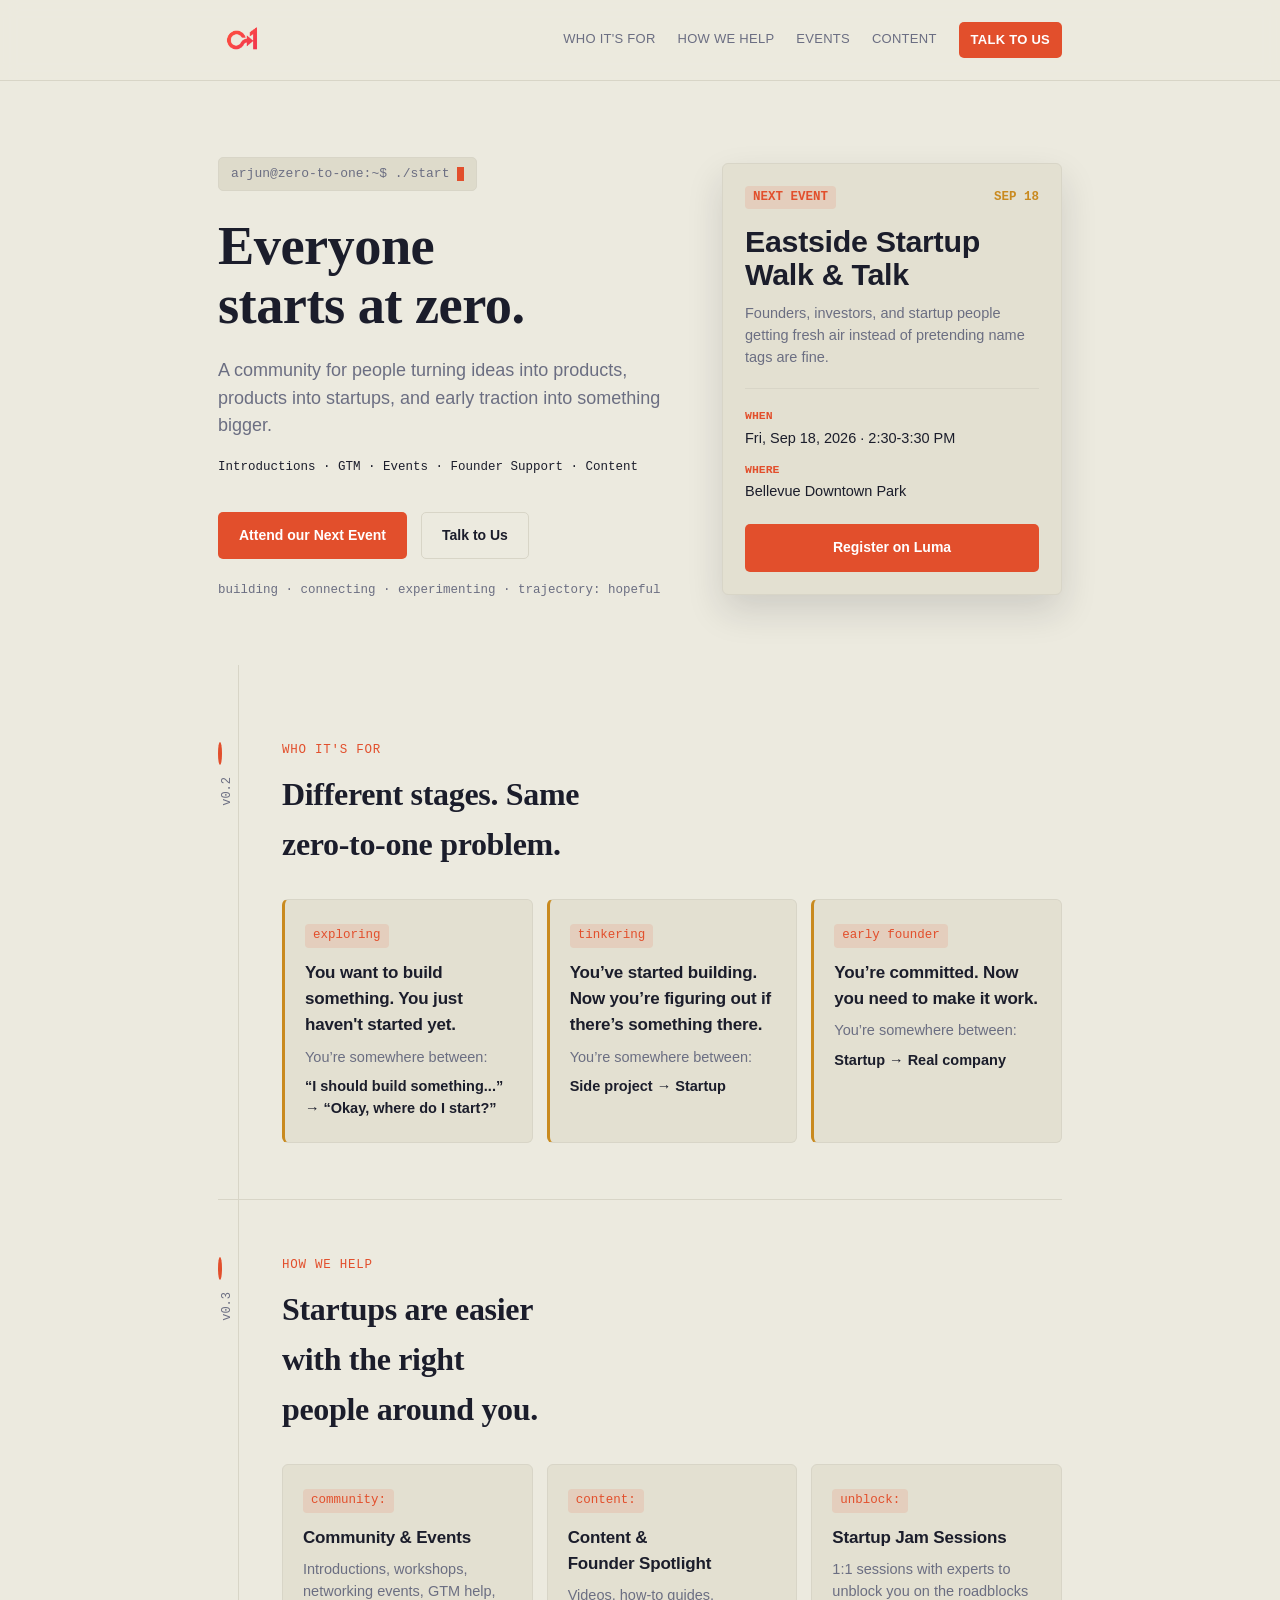
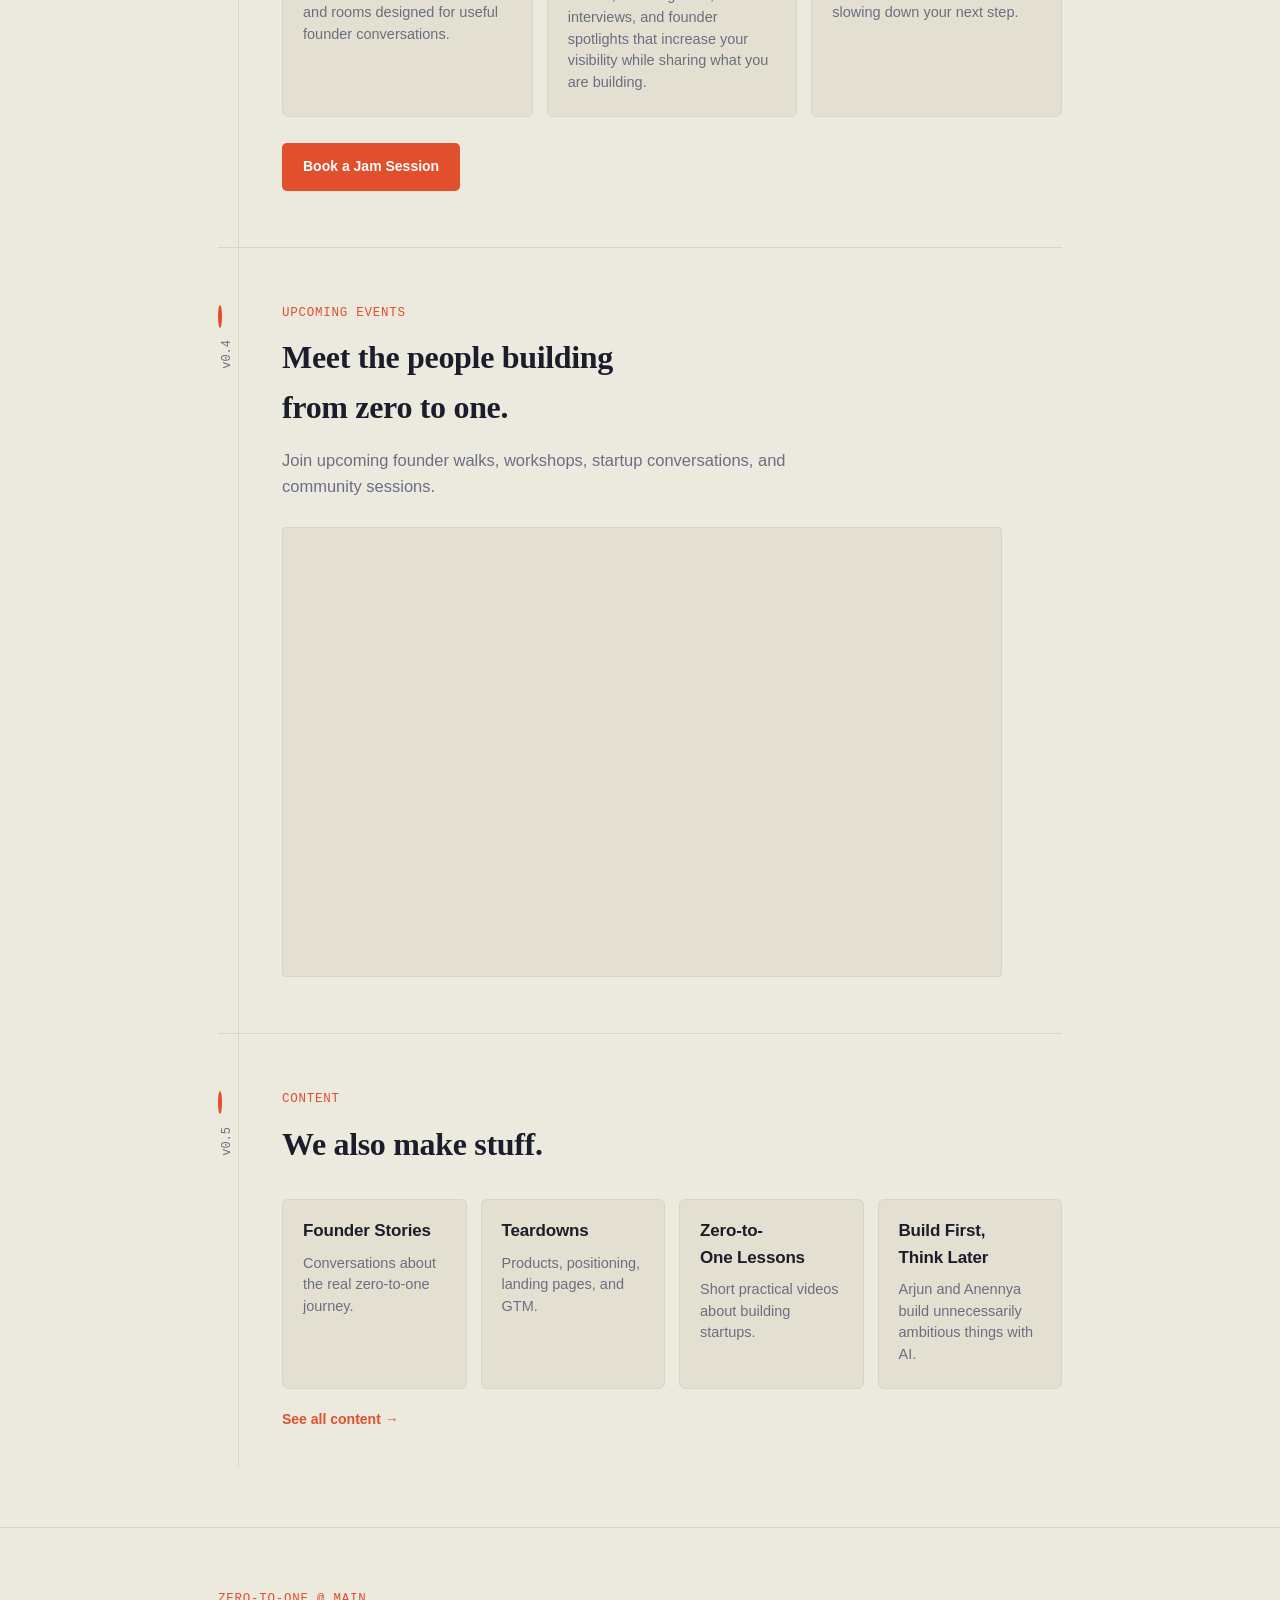
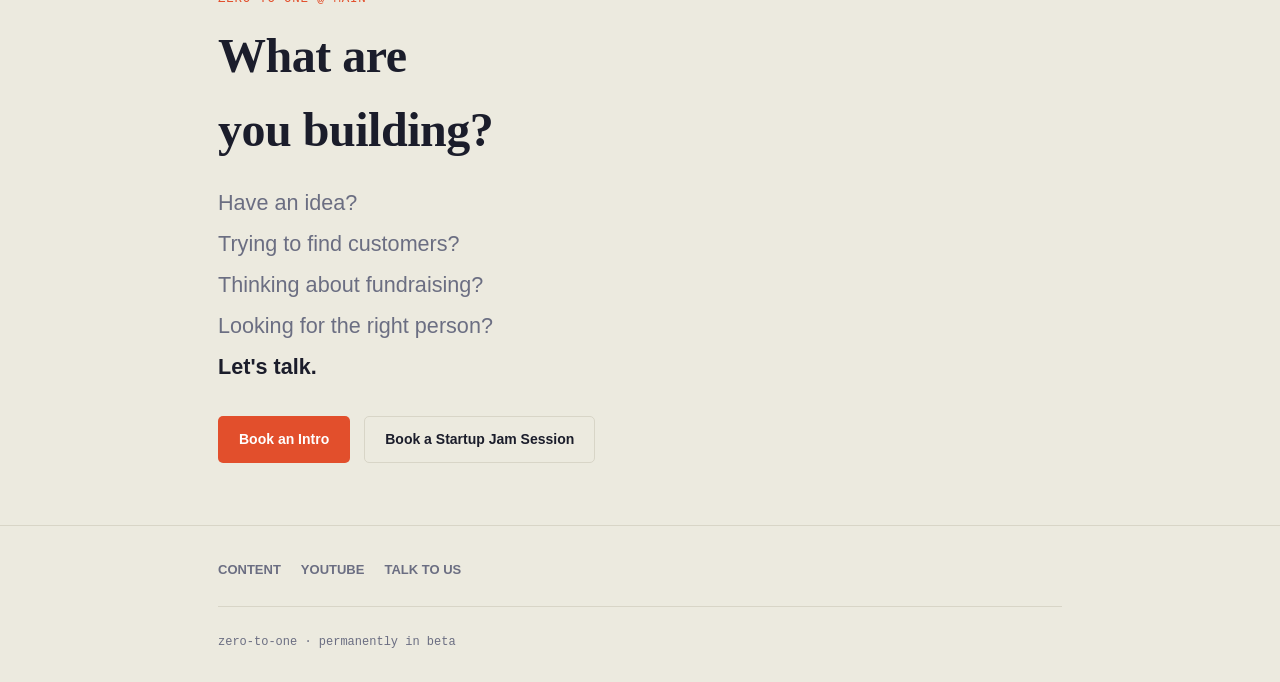
<file: index.html>
<!doctype html>
<html lang="en">
<head>
<meta charset="utf-8">
<meta name="viewport" content="width=device-width, initial-scale=1">
<title>Zero to One</title>
<meta name="description" content="Zero to One is a community for people turning ideas into products, products into startups, and early traction into something bigger.">
<link rel="icon" href="assets/zerotoone-logo.png" type="image/png">
<link rel="stylesheet" href="css/style.css">
</head>
<body>

<header class="top">
  <div class="top-inner">
    <a class="logo" href="index.html#top"><img src="assets/zerotoone-logo.png" alt="Zero to One"></a>
    <nav class="links" aria-label="Main navigation">
      <a href="#who">Who It's For</a>
      <a href="#help">How We Help</a>
      <a href="#events">Events</a>
      <a href="#content">Content</a>
      <a class="nav-cta" href="#talk">Talk to Us</a>
    </nav>
  </div>
</header>

<div id="top"></div>
<div class="wrap hero featured-hero">
  <div class="hero-copy">
    <span class="prompt mono">arjun@zero-to-one:~$ ./start<span class="cursor"></span></span>
    <h1>Everyone starts at zero.</h1>
    <p class="sub">A community for people turning ideas into products, products into startups, and early traction into something bigger.</p>
    <p class="hero-tags mono">Introductions &middot; GTM &middot; Events &middot; Founder Support &middot; Content</p>
    <div class="cta-row">
      <a class="btn primary" href="https://luma.com/8pdva13j" target="_blank" rel="noopener">Attend our Next Event</a>
      <a class="btn ghost" href="#talk">Talk to Us</a>
    </div>
    <p class="hero-meta mono">building &middot; connecting &middot; experimenting &middot; trajectory: hopeful</p>
  </div>

  <aside class="event-card reveal" aria-labelledby="next-event-title">
    <div class="event-card-top">
      <span class="kicker mono">next event</span>
      <span class="event-date mono">Sep 18</span>
    </div>
    <h2 id="next-event-title">Eastside Startup Walk &amp; Talk</h2>
    <p>Founders, investors, and startup people getting fresh air instead of pretending name tags are fine.</p>
    <dl class="event-details">
      <div>
        <dt>When</dt>
        <dd>Fri, Sep 18, 2026 &middot; 2:30-3:30 PM</dd>
      </div>
      <div>
        <dt>Where</dt>
        <dd>Bellevue Downtown Park</dd>
      </div>
    </dl>
    <a class="btn primary event-button" href="https://luma.com/8pdva13j" target="_blank" rel="noopener">Register on Luma</a>
  </aside>
</div>

<main class="log">
  <div class="spine" aria-hidden="true"></div>

  <section class="entry reveal" id="who">
    <div class="marker"><span class="dot"></span><span class="tag mono">v0.2</span></div>
    <div class="content">
      <span class="eyebrow mono">who it's for</span>
      <h2>Different stages. Same zero-to-one problem.</h2>
      <div class="grid cols-3 compact-grid">
        <div class="card story">
          <span class="kicker mono">exploring</span>
          <h3>You want to build something. You just haven't started yet.</h3>
          <p>You&rsquo;re somewhere between:</p>
          <p><strong>&ldquo;I should build something...&rdquo; &rarr; &ldquo;Okay, where do I start?&rdquo;</strong></p>
        </div>
        <div class="card story">
          <span class="kicker mono">tinkering</span>
          <h3>You&rsquo;ve started building. Now you&rsquo;re figuring out if there&rsquo;s something there.</h3>
          <p>You&rsquo;re somewhere between:</p>
          <p><strong>Side project &rarr; Startup</strong></p>
        </div>
        <div class="card story">
          <span class="kicker mono">early founder</span>
          <h3>You&rsquo;re committed. Now you need to make it work.</h3>
          <p>You&rsquo;re somewhere between:</p>
          <p><strong>Startup &rarr; Real company</strong></p>
        </div>
      </div>
    </div>
  </section>

  <section class="entry reveal" id="help">
    <div class="marker"><span class="dot"></span><span class="tag mono">v0.3</span></div>
    <div class="content">
      <span class="eyebrow mono">how we help</span>
      <h2>Startups are easier with the right people around you.</h2>
      <div class="grid cols-3 compact-grid">
        <div class="card">
          <span class="kicker mono">community:</span>
          <h3>Community &amp; Events</h3>
          <p>Introductions, workshops, networking events, GTM help, and rooms designed for useful founder conversations.</p>
        </div>
        <div class="card">
          <span class="kicker mono">content:</span>
          <h3>Content &amp; Founder Spotlight</h3>
          <p>Videos, how-to guides, interviews, and founder spotlights that increase your visibility while sharing what you are building.</p>
        </div>
        <div class="card">
          <span class="kicker mono">unblock:</span>
          <h3>Startup Jam Sessions</h3>
          <p>1:1 sessions with experts to unblock you on the roadblocks slowing down your next step.</p>
        </div>
      </div>
      <div class="cta-row section-actions">
        <a class="btn primary" href="https://cal.com/zeroto1" target="_blank" rel="noopener">Book a Jam Session</a>
      </div>
    </div>
  </section>

  <section class="entry reveal" id="events">
    <div class="marker"><span class="dot"></span><span class="tag mono">v0.4</span></div>
    <div class="content">
      <span class="eyebrow mono">upcoming events</span>
      <h2>Meet the people building from zero to one.</h2>
      <p class="lede">Join upcoming founder walks, workshops, startup conversations, and community sessions.</p>
      <div class="luma-calendar">
        <iframe
          class="luma-calendar-frame"
          title="Zero to One upcoming events calendar"
          src="https://luma.com/embed/calendar/cal-sfYVDPYvHp8P63S/events"
          width="600"
          height="450"
          frameborder="0"
          allowfullscreen
          aria-hidden="false"
          tabindex="0"
        ></iframe>
      </div>
    </div>
  </section>

  <section class="entry reveal" id="content">
    <div class="marker"><span class="dot"></span><span class="tag mono">v0.5</span></div>
    <div class="content">
      <span class="eyebrow mono">content</span>
      <h2>We also make stuff.</h2>
      <div class="grid cols-4 compact-grid">
        <div class="card content-card">
          <h3>Founder Stories</h3>
          <p>Conversations about the real zero-to-one journey.</p>
        </div>
        <div class="card content-card">
          <h3>Teardowns</h3>
          <p>Products, positioning, landing pages, and GTM.</p>
        </div>
        <div class="card content-card">
          <h3>Zero-to-One Lessons</h3>
          <p>Short practical videos about building startups.</p>
        </div>
        <div class="card content-card">
          <h3>Build First, Think Later</h3>
          <p>Arjun and Anennya build unnecessarily ambitious things with AI.</p>
        </div>
      </div>
      <p class="text-link-row"><a href="projects.html">See all content &rarr;</a></p>
    </div>
  </section>
</main>

<section class="contact-section final-cta reveal" id="talk">
  <div class="wrap">
    <span class="eyebrow mono">zero-to-one @ main</span>
    <h2>What are you building?</h2>
    <div class="question-stack">
      <p>Have an idea?</p>
      <p>Trying to find customers?</p>
      <p>Thinking about fundraising?</p>
      <p>Looking for the right person?</p>
      <p>Let's talk.</p>
    </div>
    <div class="cta-row">
      <a class="btn primary" href="https://cal.com/zeroto1" target="_blank" rel="noopener">Book an Intro</a>
      <a class="btn ghost" href="https://cal.com/zeroto1" target="_blank" rel="noopener">Book a Startup Jam Session</a>
    </div>
  </div>
</section>

<footer>
  <div class="wrap">
    <div class="footer-links">
      <a href="projects.html">Content</a>
      <a href="https://www.youtube.com/@ZerotoOneLabs" target="_blank" rel="noopener">YouTube</a>
      <a href="#talk">Talk to Us</a>
    </div>
    <div class="foot-meta mono">
      <span>zero-to-one &middot; permanently in beta</span>
    </div>
  </div>
</footer>

<script src="js/main.js"></script>
</body>
</html>
</file>
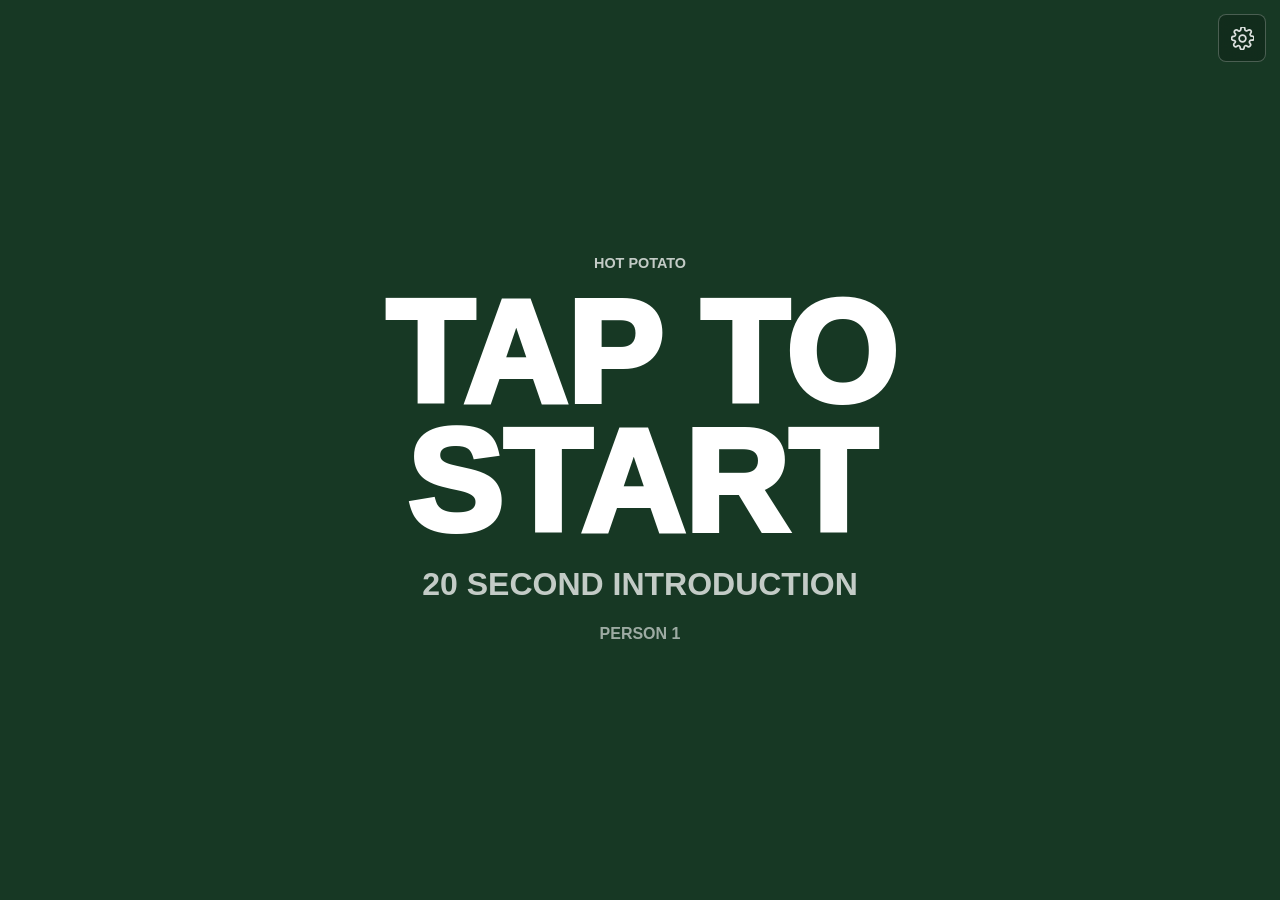
<file: hotpotato/index.html>
<!doctype html>
<html lang="en">
<head>
<meta charset="utf-8">
<meta name="viewport" content="width=device-width, initial-scale=1, viewport-fit=cover">
<title>Hot Potato Timer</title>
<meta name="description" content="A fast phone-pass networking timer for quick introductions.">
<meta name="theme-color" content="#173824" id="theme-color">
<meta name="apple-mobile-web-app-capable" content="yes">
<meta name="apple-mobile-web-app-title" content="Hot Potato">
<meta name="apple-mobile-web-app-status-bar-style" content="black-translucent">
<link rel="manifest" href="manifest.webmanifest">
<link rel="icon" href="icons/icon.svg" type="image/svg+xml">
<link rel="apple-touch-icon" href="icons/icon-192.png">
<link rel="stylesheet" href="hotpotato.css">
</head>
<body>
<div class="hotpotato-app" data-app data-mode="ready">
  <button class="settings-button" type="button" aria-label="Open settings" data-settings-open>
    <svg aria-hidden="true" viewBox="0 0 24 24">
      <path d="M12 15.5a3.5 3.5 0 1 0 0-7 3.5 3.5 0 0 0 0 7Z"></path>
      <path d="M19.4 15a1.8 1.8 0 0 0 .36 1.98l.06.06a2.1 2.1 0 1 1-2.97 2.97l-.06-.06a1.8 1.8 0 0 0-1.98-.36 1.8 1.8 0 0 0-1.09 1.65v.18a2.1 2.1 0 1 1-4.2 0v-.18a1.8 1.8 0 0 0-1.09-1.65 1.8 1.8 0 0 0-1.98.36l-.06.06a2.1 2.1 0 1 1-2.97-2.97l.06-.06A1.8 1.8 0 0 0 4.58 15a1.8 1.8 0 0 0-1.65-1.09h-.18a2.1 2.1 0 1 1 0-4.2h.18a1.8 1.8 0 0 0 1.65-1.09 1.8 1.8 0 0 0-.36-1.98l-.06-.06a2.1 2.1 0 1 1 2.97-2.97l.06.06a1.8 1.8 0 0 0 1.98.36 1.8 1.8 0 0 0 1.09-1.65V2.1a2.1 2.1 0 1 1 4.2 0v.18a1.8 1.8 0 0 0 1.09 1.65 1.8 1.8 0 0 0 1.98-.36l.06-.06a2.1 2.1 0 1 1 2.97 2.97l-.06.06a1.8 1.8 0 0 0-.36 1.98 1.8 1.8 0 0 0 1.65 1.09h.18a2.1 2.1 0 1 1 0 4.2h-.18A1.8 1.8 0 0 0 19.4 15Z"></path>
    </svg>
  </button>

  <main class="timer-stage" data-stage role="button" tabindex="0" aria-label="Tap to start timer">
    <section class="timer-content" aria-live="polite" aria-atomic="true">
      <p class="timer-eyebrow" data-eyebrow>Hot Potato</p>
      <h1 class="timer-primary" data-primary>TAP TO START</h1>
      <p class="timer-secondary" data-secondary>20 second introduction</p>
      <p class="person-counter" data-person>Person 1</p>
    </section>
  </main>

  <div class="settings-backdrop" data-settings hidden>
    <section class="settings-panel" role="dialog" aria-modal="true" aria-labelledby="settings-title">
      <div class="settings-header">
        <h2 id="settings-title">Settings</h2>
        <button class="close-button" type="button" aria-label="Close settings" data-settings-close>&times;</button>
      </div>

      <form class="settings-form" data-settings-form>
        <fieldset>
          <legend>Intro Time</legend>
          <div class="choice-grid">
            <label><input type="radio" name="introSeconds" value="15"><span>15 sec</span></label>
            <label><input type="radio" name="introSeconds" value="20"><span>20 sec</span></label>
            <label><input type="radio" name="introSeconds" value="30"><span>30 sec</span></label>
            <label><input type="radio" name="introSeconds" value="45"><span>45 sec</span></label>
            <label><input type="radio" name="introSeconds" value="60"><span>60 sec</span></label>
          </div>
        </fieldset>

        <fieldset>
          <legend>Grace Period</legend>
          <div class="choice-grid compact">
            <label><input type="radio" name="graceSeconds" value="0"><span>0 sec</span></label>
            <label><input type="radio" name="graceSeconds" value="3"><span>3 sec</span></label>
            <label><input type="radio" name="graceSeconds" value="5"><span>5 sec</span></label>
            <label><input type="radio" name="graceSeconds" value="10"><span>10 sec</span></label>
          </div>
        </fieldset>

        <div class="setting-row">
          <div>
            <strong>Sound</strong>
            <span data-sound-label>On</span>
          </div>
          <label class="switch">
            <input type="checkbox" name="soundEnabled">
            <span></span>
          </label>
        </div>

        <div class="settings-actions">
          <button class="panel-button" type="button" data-reset-counter>Reset Person</button>
          <button class="panel-button" type="button" data-fullscreen>Full Screen</button>
        </div>

        <p class="settings-status" data-settings-status aria-live="polite"></p>
      </form>
    </section>
  </div>
</div>

<script src="hotpotato.js"></script>
</body>
</html>
</file>
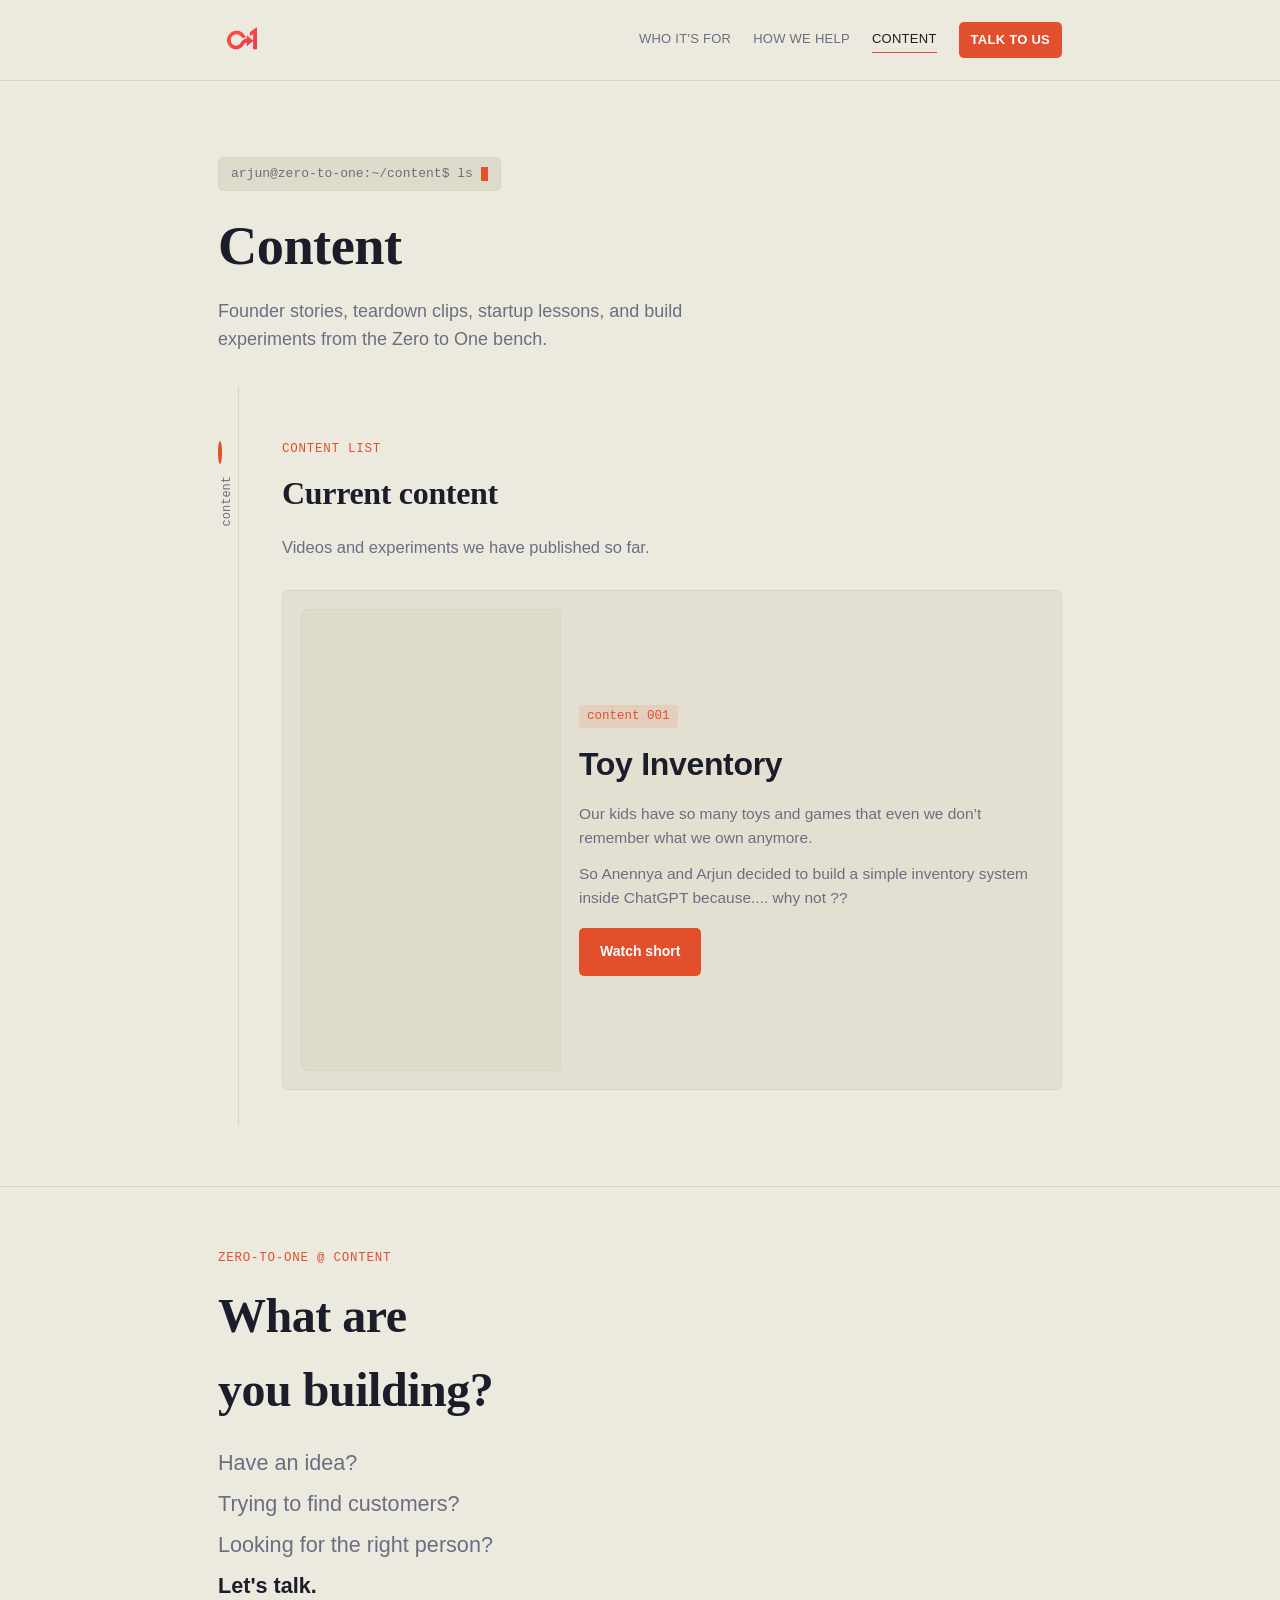
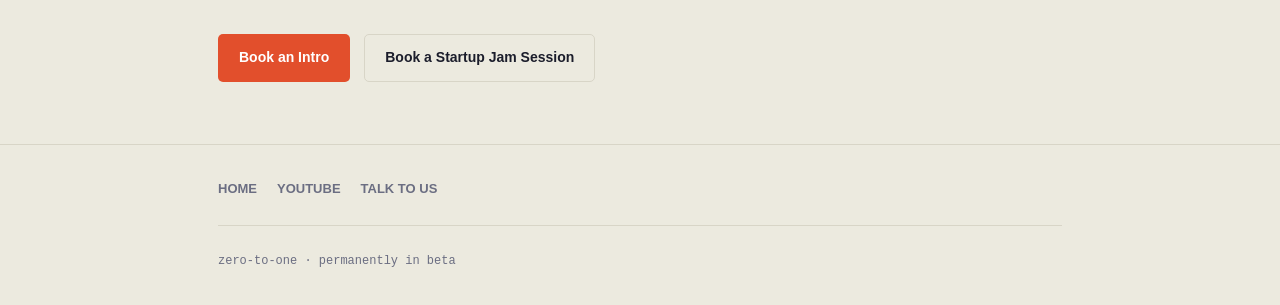
<file: projects.html>
<!doctype html>
<html lang="en">
<head>
<meta charset="utf-8">
<meta name="viewport" content="width=device-width, initial-scale=1">
<title>Content | Zero to One</title>
<meta name="description" content="Zero to One content, build logs, experiments, and startup lessons.">
<link rel="icon" href="assets/zerotoone-logo.png" type="image/png">
<link rel="stylesheet" href="css/style.css">
</head>
<body>

<header class="top">
  <div class="top-inner">
    <a class="logo" href="index.html#top"><img src="assets/zerotoone-logo.png" alt="Zero to One"></a>
    <nav class="links" aria-label="Main navigation">
      <a href="index.html#who">Who It's For</a>
      <a href="index.html#help">How We Help</a>
      <a class="active" href="index.html#content">Content</a>
      <a class="nav-cta" href="index.html#talk">Talk to Us</a>
    </nav>
  </div>
</header>

<div id="top"></div>
<div class="wrap hero projects-hero">
  <span class="prompt mono">arjun@zero-to-one:~/content$ ls<span class="cursor"></span></span>
  <h1>Content</h1>
  <p class="sub">Founder stories, teardown clips, startup lessons, and build experiments from the Zero to One bench.</p>
</div>

<main class="log projects-log">
  <div class="spine" aria-hidden="true"></div>

  <section class="entry reveal project-entry" id="toy-inventory">
    <div class="marker"><span class="dot"></span><span class="tag mono">content</span></div>
    <div class="content">
      <span class="eyebrow mono">content list</span>
      <h2>Current content</h2>
      <p class="lede">Videos and experiments we have published so far.</p>

      <div class="projects-list">
        <article class="project-card" id="toy-inventory-project">
          <div class="shorts-shell">
            <iframe
              src="https://www.youtube.com/embed/Y9AOe7OhLAI?feature=oembed"
              title="Toy Inventory"
              loading="lazy"
              allow="accelerometer; autoplay; clipboard-write; encrypted-media; gyroscope; picture-in-picture; web-share"
              referrerpolicy="strict-origin-when-cross-origin"
              allowfullscreen></iframe>
          </div>

          <div class="project-copy">
            <span class="kicker mono">content 001</span>
            <h3>Toy Inventory</h3>
            <p>Our kids have so many toys and games that even we don&rsquo;t remember what we own anymore.</p>
            <p>So Anennya and Arjun decided to build a simple inventory system inside ChatGPT because.... why not ??</p>
            <div class="project-actions">
              <a class="btn primary" href="https://www.youtube.com/shorts/Y9AOe7OhLAI" target="_blank" rel="noopener">Watch short</a>
            </div>
          </div>
        </article>
      </div>
    </div>
  </section>
</main>

<section class="contact-section final-cta reveal" id="talk">
  <div class="wrap">
    <span class="eyebrow mono">zero-to-one @ content</span>
    <h2>What are you building?</h2>
    <div class="question-stack">
      <p>Have an idea?</p>
      <p>Trying to find customers?</p>
      <p>Looking for the right person?</p>
      <p>Let's talk.</p>
    </div>
    <div class="cta-row">
      <a class="btn primary" href="https://cal.com/zeroto1" target="_blank" rel="noopener">Book an Intro</a>
      <a class="btn ghost" href="https://cal.com/zeroto1" target="_blank" rel="noopener">Book a Startup Jam Session</a>
    </div>
  </div>
</section>

<footer>
  <div class="wrap">
    <div class="footer-links">
      <a href="index.html#top">Home</a>
      <a href="https://www.youtube.com/@ZerotoOneLabs" target="_blank" rel="noopener">YouTube</a>
      <a href="index.html#talk">Talk to Us</a>
    </div>
    <div class="foot-meta mono">
      <span>zero-to-one &middot; permanently in beta</span>
    </div>
  </div>
</footer>

<script src="js/main.js"></script>
</body>
</html>
</file>
<file: css/style.css>
:root {
  --ink: #1B1D2B;
  --ink-muted: #6B6E82;
  --paper: #ECEADF;
  --paper-line: #D8D5C7;
  --surface: #E3E0D1;
  --accent: #E24F2C;
  --accent-ink: #ffffff;
  --accent-gold: #C98A1F;

  --bg: var(--paper);
  --fg: var(--ink);
  --fg-muted: var(--ink-muted);
  --border: var(--paper-line);
  --card-bg: var(--surface);
  --code-bg: #DEDBCB;
}

@media (prefers-color-scheme: dark) {
  :root {
    --bg: #1B1D2B;
    --fg: #ECE9DE;
    --fg-muted: #9698AC;
    --border: #2D303F;
    --card-bg: #22242F;
    --code-bg: #171923;
    --accent: #FF6F47;
    --accent-gold: #E8B339;
  }
}
:root[data-theme="dark"] {
  --bg: #1B1D2B;
  --fg: #ECE9DE;
  --fg-muted: #9698AC;
  --border: #2D303F;
  --card-bg: #22242F;
  --code-bg: #171923;
  --accent: #FF6F47;
  --accent-gold: #E8B339;
}
:root[data-theme="light"] {
  --bg: var(--paper);
  --fg: var(--ink);
  --fg-muted: var(--ink-muted);
  --border: var(--paper-line);
  --card-bg: var(--surface);
  --code-bg: #DEDBCB;
  --accent: #E24F2C;
  --accent-gold: #C98A1F;
}

* { box-sizing: border-box; }
html { color-scheme: light dark; }
body {
  margin: 0;
  background: var(--bg);
  color: var(--fg);
  font-family: -apple-system, "Segoe UI", "Helvetica Neue", Arial, sans-serif;
  font-size: 17px;
  line-height: 1.55;
  -webkit-font-smoothing: antialiased;
  transition: background .2s ease, color .2s ease;
}
h1, h2, h3 {
  font-family: Georgia, "Iowan Old Style", "Palatino Linotype", "Times New Roman", serif;
  font-weight: 700;
  text-wrap: balance;
  margin: 0;
  letter-spacing: -0.01em;
}
.mono {
  font-family: "SF Mono", "JetBrains Mono", ui-monospace, Menlo, Consolas, monospace;
}
a { color: inherit; }
p { margin: 0; }
img, svg { max-width: 100%; }

.wrap {
  max-width: 900px;
  margin: 0 auto;
  padding: 0 28px;
}

/* ---------- nav ---------- */
header.top {
  position: sticky;
  top: 0;
  z-index: 20;
  background: color-mix(in srgb, var(--bg) 88%, transparent);
  backdrop-filter: blur(8px);
  border-bottom: 1px solid var(--border);
}
.top-inner {
  max-width: 900px;
  margin: 0 auto;
  padding: 16px 28px;
  display: flex;
  align-items: center;
  justify-content: space-between;
  gap: 16px;
}
.logo {
  text-decoration: none;
  display: flex;
  align-items: center;
  flex: none;
}
.logo img {
  width: 48px;
  height: 48px;
  display: block;
  object-fit: contain;
  border-radius: 4px;
}
nav.links {
  display: flex;
  align-items: center;
  gap: 22px;
  font-size: 13px;
}
nav.links a {
  text-decoration: none;
  color: var(--fg-muted);
  letter-spacing: 0.02em;
  text-transform: uppercase;
  position: relative;
  padding-bottom: 2px;
}
nav.links a:hover, nav.links a:focus-visible, nav.links a.active { color: var(--fg); }
nav.links a::after {
  content: "";
  position: absolute;
  left: 0; right: 100%; bottom: -2px;
  height: 1px;
  background: var(--accent);
  transition: right .18s ease;
}
nav.links a:hover::after, nav.links a:focus-visible::after, nav.links a.active::after { right: 0; }
nav.links a.nav-cta {
  padding: 8px 12px;
  border-radius: 5px;
  background: var(--accent);
  color: var(--accent-ink);
  font-weight: 700;
}
nav.links a.nav-cta::after { display: none; }
nav.links a.nav-cta:hover,
nav.links a.nav-cta:focus-visible {
  color: var(--accent-ink);
  filter: brightness(1.07);
}
@media (max-width: 640px) { nav.links { display: none; } }

/* ---------- hero ---------- */
.hero {
  padding-top: 76px;
  padding-bottom: 64px;
}
.featured-hero {
  display: grid;
  grid-template-columns: minmax(0, 1fr) minmax(280px, 340px);
  gap: 42px;
  align-items: center;
}
.hero-copy {
  min-width: 0;
}
.prompt {
  display: inline-flex;
  align-items: center;
  gap: 8px;
  font-size: 13px;
  color: var(--fg-muted);
  background: var(--code-bg);
  border: 1px solid var(--border);
  border-radius: 5px;
  padding: 6px 12px;
  margin-bottom: 26px;
}
.cursor {
  display: inline-block;
  width: 7px; height: 14px;
  background: var(--accent);
  animation: blink 1.1s steps(1) infinite;
}
@media (prefers-reduced-motion: reduce) { .cursor { animation: none; opacity: .7; } }
@keyframes blink { 50% { opacity: 0; } }

.hero h1 {
  font-size: clamp(2.2rem, 5.4vw, 3.4rem);
  line-height: 1.08;
  max-width: 15ch;
}
.hero h1 em {
  font-style: italic;
  color: var(--accent);
}
.hero p.sub {
  margin-top: 22px;
  max-width: 56ch;
  font-size: 18px;
  color: var(--fg-muted);
}
.cta-row {
  margin-top: 34px;
  display: flex;
  flex-wrap: wrap;
  gap: 14px;
  align-items: center;
}
.btn {
  display: inline-flex;
  align-items: center;
  gap: 8px;
  font-size: 14px;
  font-weight: 600;
  text-decoration: none;
  padding: 12px 20px;
  border-radius: 5px;
  border: 1px solid transparent;
}
.btn.primary {
  background: var(--accent);
  color: var(--accent-ink);
}
.btn.primary:hover { filter: brightness(1.07); }
.btn.ghost {
  border-color: var(--border);
  color: var(--fg);
}
.btn.ghost:hover { border-color: var(--accent); color: var(--accent); }
.btn:focus-visible { outline: 2px solid var(--accent); outline-offset: 2px; }

.hero-meta {
  margin-top: 22px;
  font-size: 12.5px;
  color: var(--fg-muted);
}
.hero-tags {
  margin-top: 18px;
  max-width: 62ch;
  color: var(--fg);
  font-size: 12.5px;
}
.event-card {
  background: var(--card-bg);
  border: 1px solid var(--border);
  border-radius: 6px;
  padding: 22px;
  box-shadow: 0 16px 36px color-mix(in srgb, var(--ink) 14%, transparent);
}
.event-card-top {
  display: flex;
  align-items: center;
  justify-content: space-between;
  gap: 12px;
  margin-bottom: 16px;
}
.event-card .kicker,
.event-date {
  font-size: 12.5px;
  font-weight: 700;
  text-transform: uppercase;
}
.event-card .kicker {
  color: var(--accent);
  display: inline-block;
  padding: 2px 8px;
  background: color-mix(in srgb, var(--accent) 12%, transparent);
  border-radius: 4px;
}
.event-date {
  color: var(--accent-gold);
}
.event-card h2 {
  max-width: 14ch;
  font-family: -apple-system, "Segoe UI", Arial, sans-serif;
  font-size: clamp(1.45rem, 3vw, 1.9rem);
  line-height: 1.08;
}
.event-card p {
  margin-top: 12px;
  color: var(--fg-muted);
  font-size: 14.5px;
  line-height: 1.5;
}
.event-details {
  display: grid;
  gap: 12px;
  margin: 20px 0 0;
  padding: 18px 0 0;
  border-top: 1px solid var(--border);
}
.event-details div {
  display: grid;
  gap: 4px;
}
.event-details dt {
  color: var(--accent);
  font-family: "SF Mono", "JetBrains Mono", ui-monospace, Menlo, Consolas, monospace;
  font-size: 11.5px;
  font-weight: 700;
  text-transform: uppercase;
}
.event-details dd {
  margin: 0;
  color: var(--fg);
  font-size: 14.5px;
  line-height: 1.35;
}
.event-button {
  width: 100%;
  justify-content: center;
  margin-top: 22px;
}
@media (max-width: 760px) {
  .featured-hero {
    grid-template-columns: 1fr;
    gap: 34px;
    align-items: stretch;
  }

  .event-card h2 {
    max-width: 18ch;
  }
}

/* ---------- log / timeline ---------- */
main.log {
  position: relative;
  max-width: 900px;
  margin: 0 auto;
  padding: 20px 28px 40px;
}
.spine {
  position: absolute;
  top: 0;
  bottom: 60px;
  left: calc(28px + 20px);
  width: 1px;
  background: var(--border);
}
.entry {
  display: grid;
  grid-template-columns: 40px 1fr;
  column-gap: 24px;
  padding: 56px 0;
  border-bottom: 1px solid var(--border);
  position: relative;
}
.entry:last-child { border-bottom: none; }
.entry .marker {
  position: relative;
}
.entry .dot {
  width: 11px; height: 11px;
  border-radius: 50%;
  background: var(--bg);
  border: 2px solid var(--accent);
  position: relative;
  z-index: 1;
  margin-top: 6px;
}
.entry .tag {
  display: block;
  margin-top: 10px;
  font-size: 12px;
  color: var(--fg-muted);
  writing-mode: vertical-rl;
  transform: rotate(180deg);
}
@media (max-width: 640px) {
  .entry { grid-template-columns: 26px 1fr; column-gap: 14px; }
  .entry .tag { display: none; }
  .spine { left: calc(28px + 13px); }
}

.eyebrow {
  font-size: 12.5px;
  letter-spacing: 0.06em;
  color: var(--accent);
  text-transform: uppercase;
  margin-bottom: 10px;
  display: block;
}
.entry h2 {
  font-size: clamp(1.5rem, 3vw, 2rem);
  max-width: 22ch;
}
.entry > .content > p.lede {
  margin-top: 16px;
  max-width: 60ch;
  color: var(--fg-muted);
  font-size: 16.5px;
}

/* ---------- card grids ---------- */
.grid {
  margin-top: 30px;
  display: grid;
  gap: 16px;
}
.grid.cols-3 { grid-template-columns: repeat(3, 1fr); }
.grid.cols-2 { grid-template-columns: repeat(2, 1fr); }
.grid.cols-4 { grid-template-columns: repeat(4, 1fr); }
@media (max-width: 900px) {
  .grid.cols-4 { grid-template-columns: repeat(2, 1fr); }
}
@media (max-width: 720px) {
  .grid.cols-4, .grid.cols-3, .grid.cols-2 { grid-template-columns: 1fr; }
}
.compact-grid { gap: 14px; }

.card {
  background: var(--card-bg);
  border: 1px solid var(--border);
  border-radius: 6px;
  padding: 20px 20px 22px;
  transition: transform .15s ease, border-color .15s ease;
}
.card:hover { transform: translateY(-2px); border-color: var(--accent); }
.card .kicker {
  font-size: 12.5px;
  color: var(--accent);
  display: inline-block;
  padding: 2px 8px;
  background: color-mix(in srgb, var(--accent) 12%, transparent);
  border-radius: 4px;
  margin-bottom: 12px;
}
.card h3 {
  font-size: 17px;
  font-family: -apple-system, "Segoe UI", Arial, sans-serif;
  font-weight: 700;
}
.card p {
  margin-top: 8px;
  font-size: 14.5px;
  color: var(--fg-muted);
  line-height: 1.5;
}
.card p strong {
  color: var(--fg);
  font-weight: 700;
}
.section-actions {
  margin-top: 26px;
}
.statement-stack,
.question-stack {
  margin-top: 20px;
  display: grid;
  gap: 12px;
  max-width: 58ch;
}
.statement-stack p {
  color: var(--fg);
  font-size: clamp(1.1rem, 2.2vw, 1.35rem);
  line-height: 1.35;
}
.statement-stack p:last-child {
  color: var(--fg-muted);
  font-size: 16.5px;
}
.content-card {
  padding-top: 18px;
}
.text-link-row {
  margin-top: 20px;
  font-size: 14px;
  font-weight: 700;
}
.text-link-row a {
  color: var(--accent);
  text-decoration: none;
}
.text-link-row a:hover,
.text-link-row a:focus-visible {
  text-decoration: underline;
}

/* event calendar */
.luma-calendar {
  margin-top: 28px;
  width: 100%;
  max-width: 720px;
}
.luma-calendar-frame {
  display: block;
  width: 100%;
  height: 450px;
  border: 1px solid #bfcbda88;
  border-radius: 4px;
  background: var(--card-bg);
}
@media (max-width: 640px) {
  .luma-calendar-frame {
    height: 520px;
  }
}

/* user story cards get a quote-like left rule */
.card.story {
  border-left: 3px solid var(--accent-gold);
}
.card.story p.story-text {
  color: var(--fg);
  font-size: 15px;
}

/* host / contributor cards */
.host {
  display: flex;
  gap: 16px;
  align-items: flex-start;
}
.avatar {
  width: 46px; height: 46px;
  border-radius: 50%;
  background: var(--code-bg);
  border: 1px solid var(--border);
  flex: none;
  display: flex; align-items: center; justify-content: center;
  font-family: "SF Mono", monospace;
  font-weight: 700;
  color: var(--accent);
}

/* distribution pills */
.pill-row {
  margin-top: 28px;
  display: flex;
  flex-wrap: wrap;
  gap: 12px;
}
.pill {
  display: inline-flex;
  align-items: center;
  flex-wrap: wrap;
  gap: 10px;
  padding: 10px 16px;
  max-width: 100%;
  border: 1px dashed var(--border);
  border-radius: 999px;
  font-size: 13.5px;
  color: var(--fg-muted);
  text-decoration: none;
}
.pill[href]:hover { border-color: var(--accent); color: var(--fg); }
.pill .branch {
  font-family: "SF Mono", monospace;
  font-size: 11.5px;
  color: var(--accent-gold);
}
.pill strong { color: var(--fg); font-weight: 600; }

/* project pages */
.projects-hero {
  padding-bottom: 32px;
}
.projects-hero h1 {
  max-width: none;
}
.projects-log {
  padding-top: 0;
}
.project-entry {
  padding-top: 34px;
}
.projects-list {
  margin-top: 30px;
  display: grid;
  gap: 18px;
}
.project-card {
  display: grid;
  grid-template-columns: minmax(180px, 260px) minmax(0, 1fr);
  gap: 18px;
  align-items: center;
  background: var(--card-bg);
  border: 1px solid var(--border);
  border-radius: 6px;
  padding: 18px;
  transition: transform .15s ease, border-color .15s ease;
}
.project-card:hover {
  transform: translateY(-2px);
  border-color: var(--accent);
}
.shorts-shell {
  width: 100%;
  max-width: 260px;
  aspect-ratio: 9 / 16;
  border: 1px solid var(--border);
  border-radius: 6px;
  overflow: hidden;
  background: var(--code-bg);
}
.shorts-shell iframe {
  width: 100%;
  height: 100%;
  border: 0;
  display: block;
}
.project-copy {
  display: flex;
  flex-direction: column;
  align-items: flex-start;
  gap: 12px;
}
.project-copy .kicker {
  font-size: 12.5px;
  color: var(--accent);
  display: inline-block;
  padding: 2px 8px;
  background: color-mix(in srgb, var(--accent) 12%, transparent);
  border-radius: 4px;
}
.project-copy h3 {
  font-family: -apple-system, "Segoe UI", Arial, sans-serif;
  font-size: clamp(1.35rem, 3vw, 2rem);
  font-weight: 700;
}
.project-copy p {
  max-width: 58ch;
  font-size: 15.5px;
  color: var(--fg-muted);
}
.project-actions {
  margin-top: 6px;
  display: flex;
  gap: 10px;
  flex-wrap: wrap;
}
@media (max-width: 760px) {
  .project-card { grid-template-columns: 1fr; }
  .shorts-shell { max-width: min(100%, 360px); }
}

/* contact */
.contact-section {
  border-top: 1px solid var(--border);
  padding: 62px 0;
}
.final-cta h2 {
  max-width: 12ch;
  font-size: clamp(2rem, 5vw, 3rem);
}
.final-cta .question-stack p {
  color: var(--fg-muted);
  font-size: clamp(1.05rem, 2.4vw, 1.35rem);
  line-height: 1.35;
}
.final-cta .question-stack p:last-child {
  color: var(--fg);
  font-weight: 700;
}
.contact-wrap {
  display: grid;
  grid-template-columns: minmax(0, .9fr) minmax(280px, 1.1fr);
  gap: 36px;
  align-items: start;
}
.contact-copy h2 {
  font-size: clamp(1.7rem, 4vw, 2.4rem);
}
.contact-copy p.lede {
  color: var(--fg-muted);
  max-width: 48ch;
  margin-top: 14px;
}
.fine-print {
  margin-top: 18px;
  max-width: 56ch;
  font-size: 12px;
  color: var(--fg-muted);
}
.contact-form {
  display: grid;
  gap: 14px;
  background: var(--card-bg);
  border: 1px solid var(--border);
  border-radius: 6px;
  padding: 20px;
}
.contact-form label {
  display: grid;
  gap: 6px;
}
.contact-form label span {
  font-size: 12.5px;
  font-weight: 700;
  letter-spacing: 0.06em;
  text-transform: uppercase;
  color: var(--fg-muted);
}
.contact-form input,
.contact-form textarea {
  width: 100%;
  border: 1px solid var(--border);
  border-radius: 5px;
  background: var(--bg);
  color: var(--fg);
  font: inherit;
  padding: 11px 12px;
}
.contact-form textarea {
  resize: vertical;
  min-height: 130px;
}
.contact-form input:focus,
.contact-form textarea:focus {
  outline: 2px solid var(--accent);
  outline-offset: 2px;
}
.contact-form button {
  justify-content: center;
  cursor: pointer;
}
.contact-form button:disabled {
  cursor: wait;
  opacity: .72;
}
.bot-field {
  display: none;
}
.form-status {
  min-height: 18px;
  font-size: 12px;
  color: var(--fg-muted);
}
@media (max-width: 760px) {
  .contact-wrap { grid-template-columns: 1fr; }
}

/* footer */
footer {
  border-top: 1px solid var(--border);
  padding: 34px 0;
}
footer .wrap { display: flex; flex-direction: column; gap: 26px; }
footer h2 { font-size: clamp(1.6rem, 4vw, 2.2rem); max-width: 18ch; }
footer p.lede { color: var(--fg-muted); max-width: 52ch; margin-top: 14px; }
.footer-links {
  display: flex;
  flex-wrap: wrap;
  gap: 14px 20px;
  font-size: 13px;
  font-weight: 700;
  text-transform: uppercase;
}
.footer-links a {
  color: var(--fg-muted);
  text-decoration: none;
}
.footer-links a:hover,
.footer-links a:focus-visible {
  color: var(--accent);
}
.foot-meta {
  display: flex;
  justify-content: space-between;
  flex-wrap: wrap;
  gap: 10px;
  font-size: 12px;
  color: var(--fg-muted);
  padding-top: 26px;
  border-top: 1px solid var(--border);
}

/* scroll reveal */
.reveal {
  opacity: 0;
  transform: translateY(14px);
  transition: opacity .5s ease, transform .5s ease;
}
.reveal.in { opacity: 1; transform: translateY(0); }
@media (prefers-reduced-motion: reduce) {
  .reveal { opacity: 1; transform: none; transition: none; }
}
</file>
<file: hotpotato/hotpotato.css>
:root {
  --ready-bg: #173824;
  --countdown-bg: #111820;
  --warning-bg: #b66012;
  --grace-bg: #bb1f2d;
  --overtime-bg: #d01625;
  --text: #ffffff;
  --text-soft: rgba(255, 255, 255, 0.74);
  --panel-bg: #f6f2e7;
  --panel-text: #171a22;
  --panel-muted: #666b78;
  --panel-border: #d9d2c0;
  --panel-accent: #d13c2f;
}

* {
  box-sizing: border-box;
}

html {
  height: 100%;
  overflow: hidden;
  color-scheme: dark;
  background: var(--ready-bg);
}

body {
  min-height: 100%;
  margin: 0;
  overflow: hidden;
  background: var(--ready-bg);
  color: var(--text);
  font-family: -apple-system, BlinkMacSystemFont, "Segoe UI", Roboto, Helvetica, Arial, sans-serif;
  line-height: 1.1;
  letter-spacing: 0;
  -webkit-font-smoothing: antialiased;
  -webkit-text-size-adjust: 100%;
  -webkit-tap-highlight-color: transparent;
}

button,
input {
  font: inherit;
}

button {
  touch-action: manipulation;
}

.hotpotato-app {
  --stage-bg: var(--ready-bg);
  position: fixed;
  inset: 0;
  min-height: 100svh;
  background: var(--stage-bg);
  color: var(--text);
  isolation: isolate;
  user-select: none;
  -webkit-user-select: none;
  touch-action: manipulation;
}

.hotpotato-app[data-mode="countdown"] {
  --stage-bg: var(--countdown-bg);
}

.hotpotato-app[data-mode="countdown"].is-warning {
  --stage-bg: var(--warning-bg);
}

.hotpotato-app[data-mode="grace"] {
  --stage-bg: var(--grace-bg);
}

.hotpotato-app[data-mode="overtime"] {
  --stage-bg: var(--overtime-bg);
}

.timer-stage {
  width: 100%;
  min-height: 100dvh;
  display: grid;
  place-items: center;
  padding: calc(env(safe-area-inset-top) + 34px) 18px calc(env(safe-area-inset-bottom) + 34px);
  border: 0;
  background: var(--stage-bg);
  color: var(--text);
  cursor: pointer;
  text-align: center;
  transition: background-color 160ms ease;
}

.timer-stage:focus {
  outline: none;
}

.timer-stage:focus-visible {
  outline: 4px solid rgba(255, 255, 255, 0.72);
  outline-offset: -10px;
}

.timer-content {
  width: min(100%, 760px);
  display: grid;
  justify-items: center;
  gap: 18px;
}

.timer-eyebrow {
  margin: 0;
  color: var(--text-soft);
  font-size: 0.9rem;
  font-weight: 800;
  text-transform: uppercase;
}

.timer-primary {
  max-width: 9ch;
  margin: 0;
  overflow-wrap: anywhere;
  color: var(--text);
  font-size: clamp(4.35rem, 18svh, 9rem);
  font-weight: 950;
  line-height: 0.9;
  letter-spacing: 0;
  text-transform: uppercase;
  text-wrap: balance;
}

.timer-primary.is-number {
  max-width: none;
  display: inline-block;
  font-size: clamp(13rem, 50svh, 30rem);
  font-variant-numeric: tabular-nums;
  line-height: 0.82;
  transform: scaleX(0.78);
  transform-origin: center;
}

.timer-secondary {
  min-height: 1.25em;
  margin: 0;
  color: var(--text-soft);
  font-size: clamp(1.3rem, 4svh, 2rem);
  font-weight: 800;
  text-transform: uppercase;
}

.person-counter {
  min-height: 1.2em;
  margin: 0;
  color: rgba(255, 255, 255, 0.58);
  font-size: 1rem;
  font-weight: 800;
  text-transform: uppercase;
}

.settings-button {
  position: fixed;
  top: calc(env(safe-area-inset-top) + 14px);
  right: calc(env(safe-area-inset-right) + 14px);
  z-index: 5;
  width: 48px;
  height: 48px;
  display: grid;
  place-items: center;
  border: 1px solid rgba(255, 255, 255, 0.24);
  border-radius: 8px;
  background: rgba(0, 0, 0, 0.2);
  color: rgba(255, 255, 255, 0.86);
  backdrop-filter: blur(12px);
  cursor: pointer;
}

.settings-button svg {
  width: 23px;
  height: 23px;
  fill: none;
  stroke: currentColor;
  stroke-linecap: round;
  stroke-linejoin: round;
  stroke-width: 1.8;
}

.settings-button:active {
  transform: scale(0.96);
}

.settings-button:focus-visible,
.close-button:focus-visible,
.panel-button:focus-visible {
  outline: 3px solid #ffffff;
  outline-offset: 3px;
}

.settings-backdrop {
  position: fixed;
  inset: 0;
  z-index: 10;
  display: grid;
  align-items: end;
  padding: 18px 12px 0;
  background: rgba(0, 0, 0, 0.5);
  color: var(--panel-text);
  user-select: text;
  -webkit-user-select: text;
}

.settings-backdrop[hidden] {
  display: none;
}

.settings-panel {
  width: min(100%, 460px);
  max-height: calc(100dvh - 24px);
  margin: 0 auto;
  overflow: auto;
  padding: 22px;
  border: 1px solid rgba(255, 255, 255, 0.2);
  border-radius: 8px 8px 0 0;
  background: var(--panel-bg);
  box-shadow: 0 -18px 42px rgba(0, 0, 0, 0.32);
}

.settings-header {
  display: flex;
  align-items: center;
  justify-content: space-between;
  gap: 16px;
  margin-bottom: 22px;
}

.settings-header h2 {
  margin: 0;
  font-size: 1.45rem;
  line-height: 1;
  letter-spacing: 0;
}

.close-button {
  width: 42px;
  height: 42px;
  border: 1px solid var(--panel-border);
  border-radius: 8px;
  background: #fffaf0;
  color: var(--panel-text);
  cursor: pointer;
  font-size: 1.7rem;
  line-height: 1;
}

.settings-form {
  display: grid;
  gap: 18px;
}

fieldset {
  min-width: 0;
  margin: 0;
  padding: 0;
  border: 0;
}

legend {
  margin-bottom: 10px;
  color: var(--panel-muted);
  font-size: 0.82rem;
  font-weight: 900;
  text-transform: uppercase;
}

.choice-grid {
  display: grid;
  grid-template-columns: repeat(5, minmax(0, 1fr));
  gap: 6px;
}

.choice-grid.compact {
  grid-template-columns: repeat(4, minmax(0, 1fr));
}

.choice-grid label {
  min-width: 0;
}

.choice-grid input {
  position: absolute;
  opacity: 0;
  pointer-events: none;
}

.choice-grid span {
  min-height: 44px;
  display: grid;
  place-items: center;
  border: 1px solid var(--panel-border);
  border-radius: 8px;
  background: #fffaf0;
  color: var(--panel-text);
  font-size: 0.88rem;
  font-weight: 900;
  text-align: center;
  cursor: pointer;
}

.choice-grid input:checked + span {
  border-color: var(--panel-accent);
  background: var(--panel-accent);
  color: #ffffff;
}

.choice-grid input:focus-visible + span {
  outline: 3px solid #171a22;
  outline-offset: 2px;
}

.setting-row {
  min-height: 58px;
  display: flex;
  align-items: center;
  justify-content: space-between;
  gap: 18px;
  border-top: 1px solid var(--panel-border);
  border-bottom: 1px solid var(--panel-border);
}

.setting-row strong,
.setting-row span {
  display: block;
}

.setting-row strong {
  font-size: 1rem;
}

.setting-row div > span {
  margin-top: 3px;
  color: var(--panel-muted);
  font-size: 0.9rem;
  font-weight: 800;
}

.switch {
  position: relative;
  width: 64px;
  height: 36px;
  flex: none;
  cursor: pointer;
}

.switch input {
  position: absolute;
  opacity: 0;
  pointer-events: none;
}

.switch span {
  position: absolute;
  inset: 0;
  border-radius: 999px;
  background: #aaa69c;
  transition: background-color 150ms ease;
}

.switch span::after {
  content: "";
  position: absolute;
  top: 4px;
  left: 4px;
  width: 28px;
  height: 28px;
  border-radius: 50%;
  background: #ffffff;
  box-shadow: 0 2px 8px rgba(0, 0, 0, 0.22);
  transition: transform 150ms ease;
}

.switch input:checked + span {
  background: #178347;
}

.switch input:checked + span::after {
  transform: translateX(28px);
}

.switch input:focus-visible + span {
  outline: 3px solid #171a22;
  outline-offset: 3px;
}

.settings-actions {
  display: grid;
  grid-template-columns: repeat(2, minmax(0, 1fr));
  gap: 10px;
}

.panel-button {
  min-height: 46px;
  border: 1px solid var(--panel-border);
  border-radius: 8px;
  background: #fffaf0;
  color: var(--panel-text);
  cursor: pointer;
  font-weight: 900;
}

.panel-button:active {
  transform: translateY(1px);
}

.settings-status {
  min-height: 1.2em;
  margin: 0;
  color: var(--panel-muted);
  font-size: 0.86rem;
  font-weight: 750;
}

@media (min-width: 640px) {
  .settings-backdrop {
    align-items: center;
    padding: 18px;
  }

  .settings-panel {
    border-radius: 8px;
  }
}

@media (max-height: 560px) {
  .timer-content {
    gap: 10px;
  }

  .timer-primary {
    font-size: clamp(3.6rem, 17svh, 7.2rem);
  }

  .timer-primary.is-number {
    font-size: clamp(10rem, 44svh, 18rem);
  }

  .timer-secondary {
    font-size: 1.15rem;
  }
}

@media (prefers-reduced-motion: reduce) {
  *,
  *::before,
  *::after {
    transition-duration: 0.01ms !important;
    animation-duration: 0.01ms !important;
    animation-iteration-count: 1 !important;
  }
}
</file>
